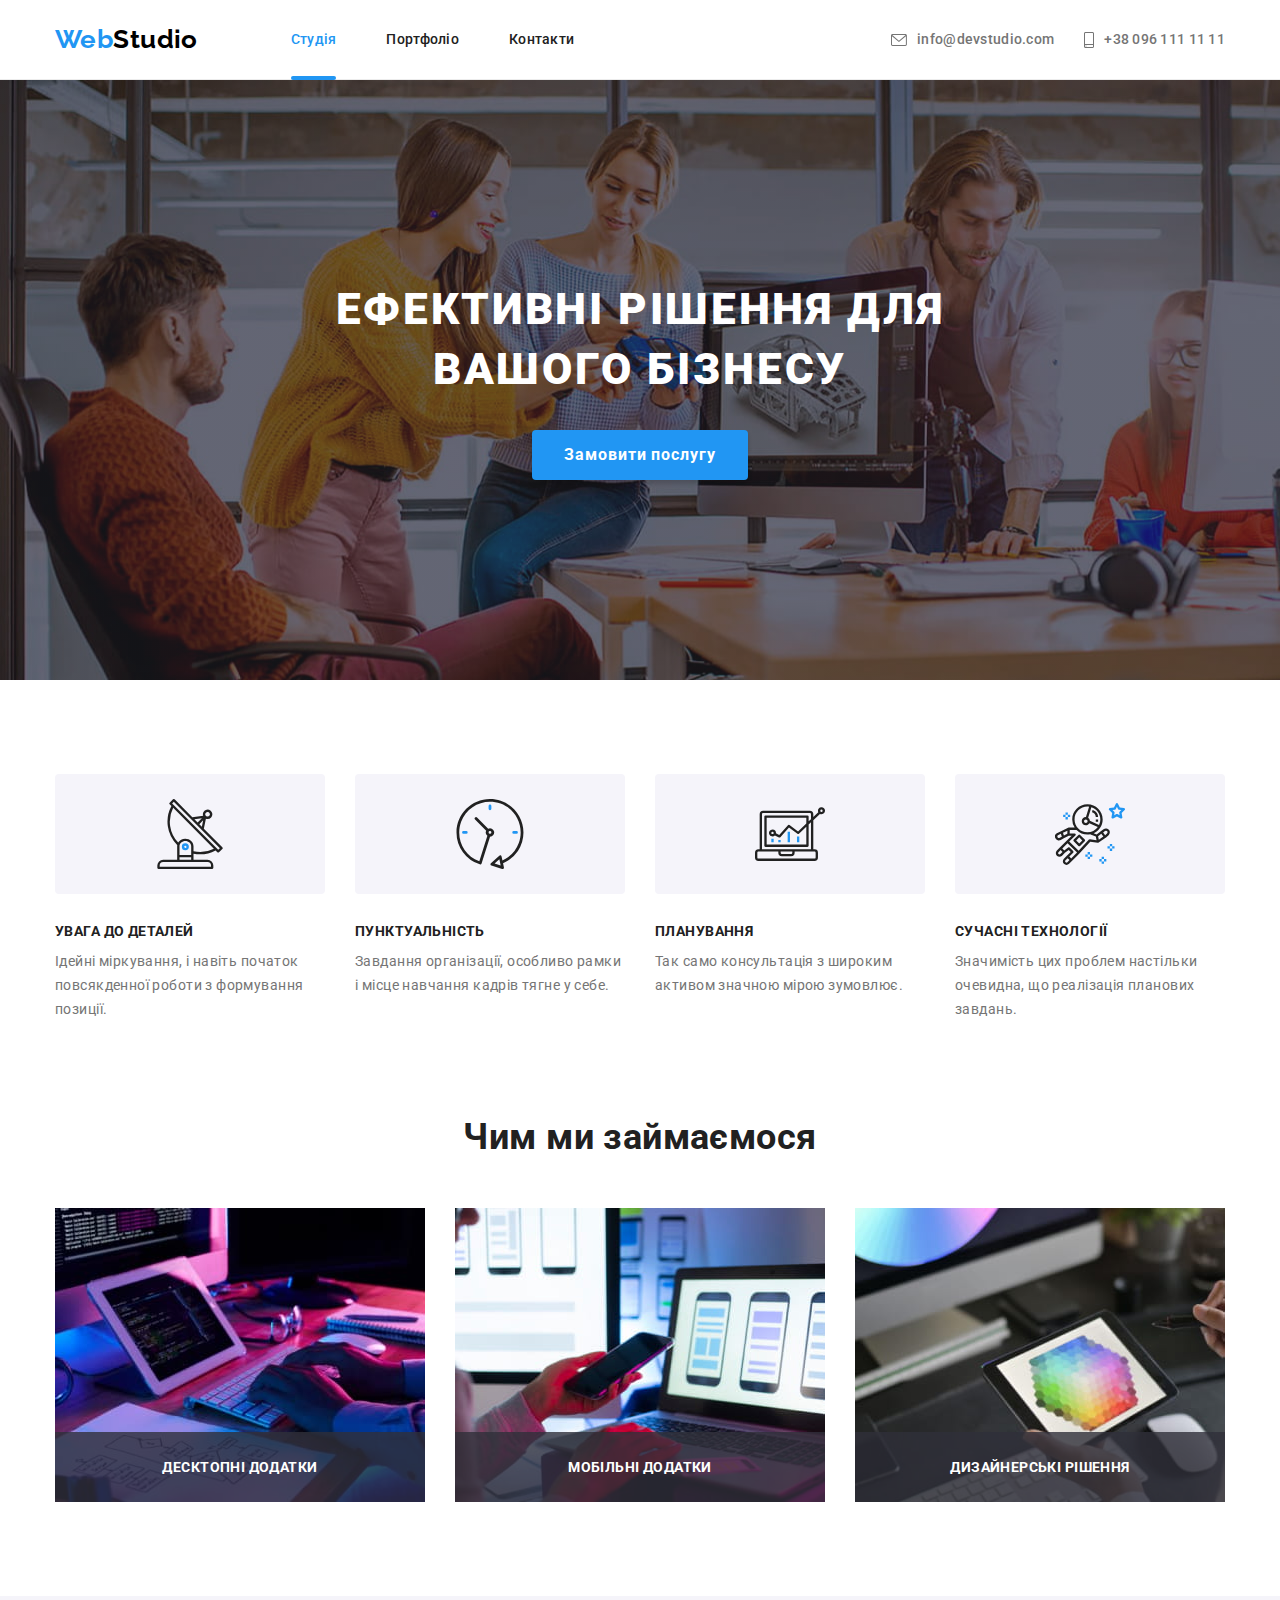
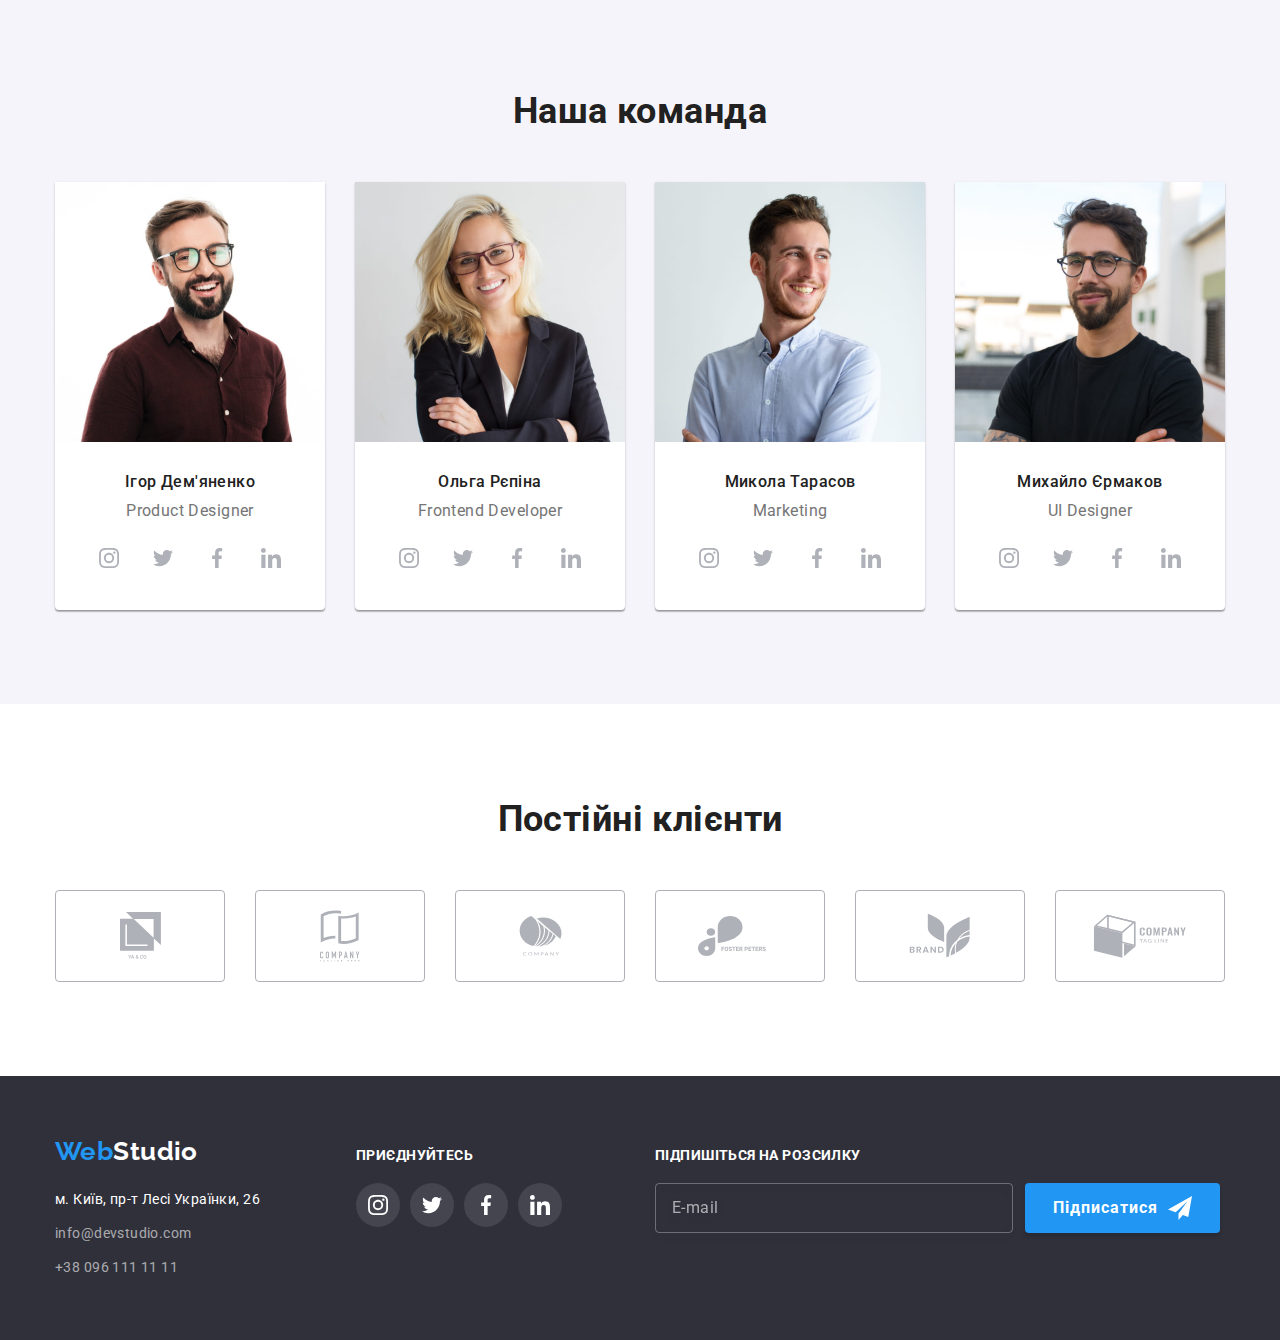
<file: index.html>
<!DOCTYPE html>
<html lang="uk">
  <head>
    <meta charset="UTF-8" />
    <meta http-equiv="X-UA-Compatible" content="IE=edge" />
    <meta name="viewport" content="width=device-width, initial-scale=1.0" />
    <title>Web Studio</title>
    <link rel="preconnect" href="https://fonts.googleapis.com" />
    <link rel="preconnect" href="https://fonts.gstatic.com" crossorigin />
    <link
      href="https://fonts.googleapis.com/css2?family=Raleway:wght@700&family=Roboto:wght@400;500;700;900&display=swap"
      rel="stylesheet"
    />

    <link rel="stylesheet" href="./css/styles.css" />
    <link rel="stylesheet" href="./css/main.min.css" />
  </head>
  <body class="page">
    <!--
      |============================
      | Header
      |============================
    -->
    <header class="header">
      <!-- Header navigation panel -->
      <div class="header__container container">
        <nav class="nav">
          <a class="logo logo__header" href="./index.html"
            ><span class="logo__part">Web</span>Studio</a
          >
          <ul class="nav__list list">
            <li class="nav__item">
              <a class="nav__link nav__link--current link" href="./index.html"
                >Студія</a
              >
            </li>
            <li class="nav__item">
              <a class="nav__link link" href="./portfolio.html">Портфоліо</a>
            </li>
            <li class="nav__item">
              <a class="nav__link link" href="./t.html">Контакти</a>
            </li>
          </ul>
        </nav>
        <!-- Contacts list -->
        <ul class="contacts">
          <li class="contacts__item">
            <a class="contacts__link link" href="mailto:info@devstudio.com"
              ><svg class="contacts__icon" width="16" height="12">
                <use href="./images/sprite.svg#icon-mail"></use>
              </svg>
              info@devstudio.com</a
            >
          </li>
          <li class="contacts__item">
            <a class="contacts__link link" href="tel:+380961111111"
              ><svg class="contacts__icon" width="10" height="16">
                <use href="./images/sprite.svg#icon-telephone"></use>
              </svg>
              +38 096 111 11 11</a
            >
          </li>
        </ul>
      </div>
    </header>
    <!--
      |============================
      | Main
      |============================
    -->
    <main>
      <!-- Hero section -->
      <section class="hero">
        <div class="hero__content">
          <h1 class="hero__title">Ефективні рішення для вашого бізнесу</h1>
          <button class="hero__button" type="button" data-modal-open>
            Замовити послугу
          </button>
        </div>
      </section>
      <!-- Features section -->
      <section class="features">
        <div class="features__container container">
          <h2 class="visually-hidden">НАШІ ПЕРЕВАГИ</h2>

          <ul class="features__list">
            <li class="features__item">
              <div class="features__icon-wrapper">
                <svg class="features__icon" width="70" height="70">
                  <use href="./images/sprite.svg#icon-antenna"></use>
                </svg>
              </div>
              <h3 class="features__title min-title">УВАГА ДО ДЕТАЛЕЙ</h3>
              <p class="features__text text">
                Ідейні міркування, і навіть початок повсякденної роботи з
                формування позиції.
              </p>
            </li>
            <li class="features__item">
              <div class="features__icon-wrapper">
                <svg class="features__icon" width="70" height="70">
                  <use href="./images/sprite.svg#icon-clock"></use>
                </svg>
              </div>
              <h3 class="features__title min-title">ПУНКТУАЛЬНІСТЬ</h3>
              <p class="features__text text">
                Завдання організації, особливо рамки і місце навчання кадрів
                тягне у себе.
              </p>
            </li>
            <li class="features__item">
              <div class="features__icon-wrapper">
                <svg class="features__icon" width="70" height="70">
                  <use href="./images/sprite.svg#icon-diagram"></use>
                </svg>
              </div>
              <h3 class="features__title min-title">ПЛАНУВАННЯ</h3>
              <p class="features__text text">
                Так само консультація з широким активом значною мірою зумовлює.
              </p>
            </li>
            <li class="features__item">
              <div class="features__icon-wrapper">
                <svg class="features__icon" width="70" height="70">
                  <use href="./images/sprite.svg#icon-astronaut"></use>
                </svg>
              </div>
              <h3 class="features__title min-title">СУЧАСНІ ТЕХНОЛОГІЇ</h3>
              <p class="features__text text">
                Значимість цих проблем настільки очевидна, що реалізація
                планових завдань.
              </p>
            </li>
          </ul>
        </div>
      </section>
      <!-- Services section -->
      <section class="services section">
        <div class="services__container container">
          <h2 class="title">Чим ми займаємося</h2>
          <ul class="services__list">
            <li class="services__item">
              <img
                src="images/main-page/index_img1.jpg"
                alt="кодування"
                width="370"
              />

              <h3 class="services__title">Десктопні додатки</h3>
            </li>
            <li class="services__item">
              <img
                src="images/main-page/index_img2.jpg"
                alt="адаптивна верстка"
                width="370"
              />
              <h3 class="services__title">Мобільні додатки</h3>
            </li>
            <li class="services__item">
              <img
                src="images/main-page/index_img3.jpg"
                alt="добірка кольорової гами"
                width="370"
              />
              <h3 class="services__title">Дизайнерські рішення</h3>
            </li>
          </ul>
        </div>
      </section>
      <!-- Team section -->
      <section class="team section">
        <div class="team__container container">
          <h2 class="team__title title">Наша команда</h2>
          <ul class="team__list">
            <li class="team__item">
              <img
                class="team__img"
                src="images/main-page/index_img4.jpg"
                alt="Ігор Дем'яненко,Product Designer"
                width="270"
              />
              <div class="team__content-wrapper">
                <h3 class="team__min-title">Ігор Дем'яненко</h3>
                <p class="team__text text">Product Designer</p>
                <ul class="social">
                  <li>
                    <a
                      class="social__link"
                      href="http://instagram.com"
                      aria-label="Інстаграм"
                      target="_blank"
                      rel="noopener noreferrer"
                    >
                      <svg class="social__icon" width="20" height="20">
                        <use href="./images/sprite.svg#icon-instagram"></use>
                      </svg>
                    </a>
                  </li>
                  <li>
                    <a
                      class="social__link"
                      href="http://twitter.com"
                      aria-label="Твітер"
                      target="_blank"
                      rel="noopener noreferrer"
                    >
                      <svg class="social__icon" width="20" height="20">
                        <use href="./images/sprite.svg#icon-twitter"></use>
                      </svg>
                    </a>
                  </li>
                  <li>
                    <a
                      class="social__link"
                      href="http://fb.com"
                      aria-label="Фейсбук"
                      target="_blank"
                      rel="noopener noreferrer"
                    >
                      <svg class="social__icon" width="20" height="20">
                        <use href="./images/sprite.svg#icon-facebook"></use>
                      </svg>
                    </a>
                  </li>
                  <li>
                    <a
                      class="social__link"
                      href="http://linkedin.com"
                      aria-label="Лінкед ін"
                      target="_blank"
                      rel="noopener noreferrer"
                    >
                      <svg class="social__icon" width="20" height="20">
                        <use href="./images/sprite.svg#icon-linkedin"></use>
                      </svg>
                    </a>
                  </li>
                </ul>
              </div>
            </li>
            <li class="team__item">
              <img
                class="team__img"
                src="images/main-page/index_img5.jpg"
                alt="Ольга Рєпіна, Frontend Developer"
                width="270"
              />
              <div class="team__content-wrapper">
                <h3 class="team__min-title">Ольга Рєпіна</h3>
                <p class="team__text text">Frontend Developer</p>
                <ul class="social">
                  <li>
                    <a
                      class="social__link"
                      href="http://instagram.com"
                      aria-label="Інстаграм"
                      target="_blank"
                      rel="noopener noreferrer"
                    >
                      <svg class="social__icon" width="20" height="20">
                        <use href="./images/sprite.svg#icon-instagram"></use>
                      </svg>
                    </a>
                  </li>
                  <li>
                    <a
                      class="social__link"
                      href="http://twitter.com"
                      aria-label="Твітер"
                      target="_blank"
                      rel="noopener noreferrer"
                    >
                      <svg class="social__icon" width="20" height="20">
                        <use href="./images/sprite.svg#icon-twitter"></use>
                      </svg>
                    </a>
                  </li>
                  <li>
                    <a
                      class="social__link"
                      href="http://fb.com"
                      aria-label="Фейсбук"
                      target="_blank"
                      rel="noopener noreferrer"
                    >
                      <svg class="social__icon" width="20" height="20">
                        <use href="./images/sprite.svg#icon-facebook"></use>
                      </svg>
                    </a>
                  </li>
                  <li>
                    <a
                      class="social__link"
                      href="http://linkedin.com"
                      aria-label="Лінкед ін"
                      target="_blank"
                      rel="noopener noreferrer"
                    >
                      <svg class="social__icon" width="20" height="20">
                        <use href="./images/sprite.svg#icon-linkedin"></use>
                      </svg>
                    </a>
                  </li>
                </ul>
              </div>
            </li>
            <li class="team__item">
              <img
                class="team__img"
                src="images/main-page/index_img6.jpg"
                alt="Микола Тарасов, Marketing"
                width="270"
              />
              <div class="team__content-wrapper">
                <h3 class="team__min-title">Микола Тарасов</h3>
                <p class="team__text text">Marketing</p>
                <ul class="social">
                  <li>
                    <a
                      class="social__link"
                      href="http://instagram.com"
                      aria-label="Інстаграм"
                      target="_blank"
                      rel="noopener noreferrer"
                    >
                      <svg class="social__icon" width="20" height="20">
                        <use href="./images/sprite.svg#icon-instagram"></use>
                      </svg>
                    </a>
                  </li>
                  <li>
                    <a
                      class="social__link"
                      href="http://twitter.com"
                      aria-label="Твітер"
                      target="_blank"
                      rel="noopener noreferrer"
                    >
                      <svg class="social__icon" width="20" height="20">
                        <use href="./images/sprite.svg#icon-twitter"></use>
                      </svg>
                    </a>
                  </li>
                  <li>
                    <a
                      class="social__link"
                      href="http://fb.com"
                      aria-label="Фейсбук"
                      target="_blank"
                      rel="noopener noreferrer"
                    >
                      <svg class="social__icon" width="20" height="20">
                        <use href="./images/sprite.svg#icon-facebook"></use>
                      </svg>
                    </a>
                  </li>
                  <li>
                    <a
                      class="social__link"
                      href="http://linkedin.com"
                      aria-label="Лінкед ін"
                      target="_blank"
                      rel="noopener noreferrer"
                    >
                      <svg class="social__icon" width="20" height="20">
                        <use href="./images/sprite.svg#icon-linkedin"></use>
                      </svg>
                    </a>
                  </li>
                </ul>
              </div>
            </li>
            <li class="team__item">
              <img
                class="item-img"
                src="images/main-page/index_img7.jpg"
                alt="Михайло Єрмаков, UI Designer"
                width="270"
              />
              <div class="team__content-wrapper">
                <h3 class="team__min-title">Михайло Єрмаков</h3>
                <p class="team__text text">UI Designer</p>
                <ul class="social">
                  <li>
                    <a
                      class="social__link"
                      href="http://instagram.com"
                      aria-label="Інстаграм"
                      target="_blank"
                      rel="noopener noreferrer"
                    >
                      <svg class="social__icon" width="20" height="20">
                        <use href="./images/sprite.svg#icon-instagram"></use>
                      </svg>
                    </a>
                  </li>
                  <li>
                    <a
                      class="social__link"
                      href="http://twitter.com"
                      aria-label="Твітер"
                      target="_blank"
                      rel="noopener noreferrer"
                    >
                      <svg class="social__icon" width="20" height="20">
                        <use href="./images/sprite.svg#icon-twitter"></use>
                      </svg>
                    </a>
                  </li>
                  <li>
                    <a
                      class="social__link"
                      href="http://fb.com"
                      aria-label="Фейсбук"
                      target="_blank"
                      rel="noopener noreferrer"
                    >
                      <svg class="social__icon" width="20" height="20">
                        <use href="./images/sprite.svg#icon-facebook"></use>
                      </svg>
                    </a>
                  </li>
                  <li>
                    <a
                      class="social__link"
                      href="http://linkedin.com"
                      aria-label="Лінкед ін"
                      target="_blank"
                      rel="noopener noreferrer"
                    >
                      <svg class="social__icon" width="20" height="20">
                        <use href="./images/sprite.svg#icon-linkedin"></use>
                      </svg>
                    </a>
                  </li>
                </ul>
              </div>
            </li>
          </ul>
        </div>
      </section>
      <!-- Clients section -->
      <section class="clients section">
        <div class="clients__container container">
          <h2 class="clients__title title">Постійні клієнти</h2>
          <ul class="clients__list">
            <li class="clients__item">
              <a class="clients__link" href=""
                ><svg class="clients__icon" width="41" height="47">
                  <use href="./images/sprite.svg#icon-group"></use>
                </svg>
              </a>
            </li>
            <li class="clients__item">
              <a class="clients__link" href=""
                ><svg class="clients__icon" width="40" height="52">
                  <use href="./images/sprite.svg#icon-group-1"></use>
                </svg>
              </a>
            </li>
            <li class="clients__item">
              <a class="clients__link" href=""
                ><svg class="clients__icon" width="43" height="41">
                  <use href="./images/sprite.svg#icon-group-2"></use>
                </svg>
              </a>
            </li>
            <li class="clients__item">
              <a class="clients__link" href=""
                ><svg class="clients__icon" width="84" height="42">
                  <use href="./images/sprite.svg#icon-group-3"></use>
                </svg>
              </a>
            </li>
            <li class="clients__item">
              <a class="clients__link" href=""
                ><svg class="clients__icon" width="62" height="45">
                  <use href="./images/sprite.svg#icon-group-4"></use>
                </svg>
              </a>
            </li>
            <li class="clients__item">
              <a class="clients__link" href=""
                ><svg class="clients__icon" width="94" height="44">
                  <use href="./images/sprite.svg#icon-group-5"></use>
                </svg>
              </a>
            </li>
          </ul>
        </div>
      </section>
    </main>
    <!--
      |============================
      | Footer
      |============================
    -->
    <footer class="footer">
      <!-- Logo footer -->
      <div class="footer__container container">
        <div class="address-wrapper">
          <a class="logo logo__footer" href="./index.html"
            ><span class="logo__part">Web</span>Studio</a
          >
          <!-- Adress -->

          <address class="address">
            <ul class="address__list">
              <li class="address__item">
                <a
                  class="address__link adress__link--white"
                  href="https://maps.app.goo.gl/o6c2SwfCGyMQZyPA6?g_st=ic"
                  target="_blank"
                  rel="noopener norefferer"
                  >м. Київ, пр-т Лесі Українки, 26
                </a>
              </li>
              <li class="address__item">
                <a class="address__link link" href="mailto:info@devstudio.com"
                  >info@devstudio.com</a
                >
              </li>
              <li class="address__item">
                <a class="address__link link" href="tel:+380961111111"
                  >+38 096 111 11 11</a
                >
              </li>
            </ul>
          </address>
        </div>
        <!-- Company social link -->
        <div class="socials-footer-wrapper">
          <h3 class="footer-title">приєднуйтесь</h3>
          <ul class="social">
            <li class="social__item">
              <a
                class="social__link social__link--themedark"
                href="http://instagram.com"
                aria-label="Інстаграм"
                target="_blank"
                rel="noopener noreferrer"
              >
                <svg
                  class="social__icon social__icon--theme-dark"
                  width="20"
                  height="20"
                >
                  <use href="./images/sprite.svg#icon-instagram"></use>
                </svg>
              </a>
            </li>
            <li class="social__item">
              <a
                class="social__link social__link--themedark"
                href="http://twitter.com"
                aria-label="Твітер"
                target="_blank"
                rel="noopener noreferrer"
              >
                <svg
                  class="social__icon social__icon--theme-dark"
                  width="20"
                  height="20"
                >
                  <use href="./images/sprite.svg#icon-twitter"></use>
                </svg>
              </a>
            </li>
            <li class="social__item">
              <a
                class="social__link social__link--themedark"
                href="http://fb.com"
                aria-label="Фейсбук"
                target="_blank"
                rel="noopener noreferrer"
              >
                <svg
                  class="social__icon social__icon--theme-dark"
                  width="20"
                  height="20"
                >
                  <use href="./images/sprite.svg#icon-facebook"></use>
                </svg>
              </a>
            </li>
            <li class="social__item">
              <a
                class="social__link social__link--themedark"
                href="http://linkedin.com"
                aria-label="Лінкед ін"
                target="_blank"
                rel="noopener noreferrer"
              >
                <svg
                  class="social__icon social__icon--theme-dark"
                  width="20"
                  height="20"
                >
                  <use href="./images/sprite.svg#icon-linkedin"></use>
                </svg>
              </a>
            </li>
          </ul>
        </div>
        <!-- Subscribe section -->
        <div class="subscribe-news-wrapper">
          <h3 class="footer-title">Підпишіться на розсилку</h3>
          <form class="subscribe-form">
            <input
              class="subscribe-form__field"
              type="email"
              name="subscribe_mail_field"
              placeholder="E-mail"
              required
            />
            <button class="subscribe-form__button" type="submit">
              Підписатися
              <svg class="subscribe-form__icon" width="24" height="24">
                <use href="./images/sprite.svg#paperplane"></use>
              </svg>
            </button>
          </form>
        </div>
      </div>
    </footer>
    <!--
        |============================
        | Modal window
        |============================
      -->
    <div class="backdrop is-hidden" data-modal>
      <div class="modal">
        <button
          class="modal-btn-close"
          aria-label="закрити вікно"
          data-modal-close
        >
          <svg class="modal-icons" width="18" height="18">
            <use href="./images/sprite.svg#close"></use>
          </svg>
        </button>
        <strong class="modal-title"
          >Залиште свої дані, ми вам передзвонимо</strong
        >
        <form class="modal-form">
          <!-- Name field -->
          <label class="modal-label">
            <span class="modal-comment">Ім'я</span>
            <input
              class="input-field"
              type="text"
              name="modal_name_field"
              required
            />
            <svg class="modal-icon" width="18" height="18">
              <use href="./images/sprite.svg#icon-person-black"></use>
            </svg>
          </label>
          <!-- Telephone field -->
          <label class="modal-label">
            <span class="modal-comment">Телефон</span>
            <input
              class="input-field"
              type="tel"
              name="modal_tel_field"
              required
            />
            <svg class="modal-icon" width="18" height="18">
              <use href="./images/sprite.svg#icon-phone-black"></use>
            </svg>
          </label>
          <!-- E-mail field -->
          <label class="modal-label">
            <span class="modal-comment">Поштa</span>
            <input
              class="input-field"
              type="email"
              name="modal_mail_field"
              required
            />
            <svg class="modal-icon" width="18" height="18">
              <use href="./images/sprite.svg#icon-email-black"></use>
            </svg>
          </label>
          <!-- User comment field -->
          <label class="modal-label">
            <span class="modal-comment">Коментар</span>
            <textarea
              class="modal-comment-textarea"
              placeholder="Введіть текст"
              name="modal_commentary_field"
            ></textarea>
          </label>
          <!-- User agreement checkbox field -->
          <label class="modal-label-checkbox">
            <input class="modal-checkbox" type="checkbox" required />
            <span class="checkbox-custom">
              <svg class="checkbox-icon" width="18" height="18">
                <use href="./images/sprite.svg#icon-checkmark"></use>
              </svg>
            </span>

            <span>Погоджуюся з розсилкою та приймаю</span>
            <a class="form__agreement-link" href="https://www.instagram.com/"
              >Умови договору</a
            >
          </label>
          <!-- Submit button -->
          <button class="form__submit-button" type="submit">Відправити</button>
        </form>
      </div>
    </div>
    <!--
      |============================
      | JS Scripts
      |============================
    -->
    <script src="./js/modal.js"></script>
  </body>
</html>
</file>
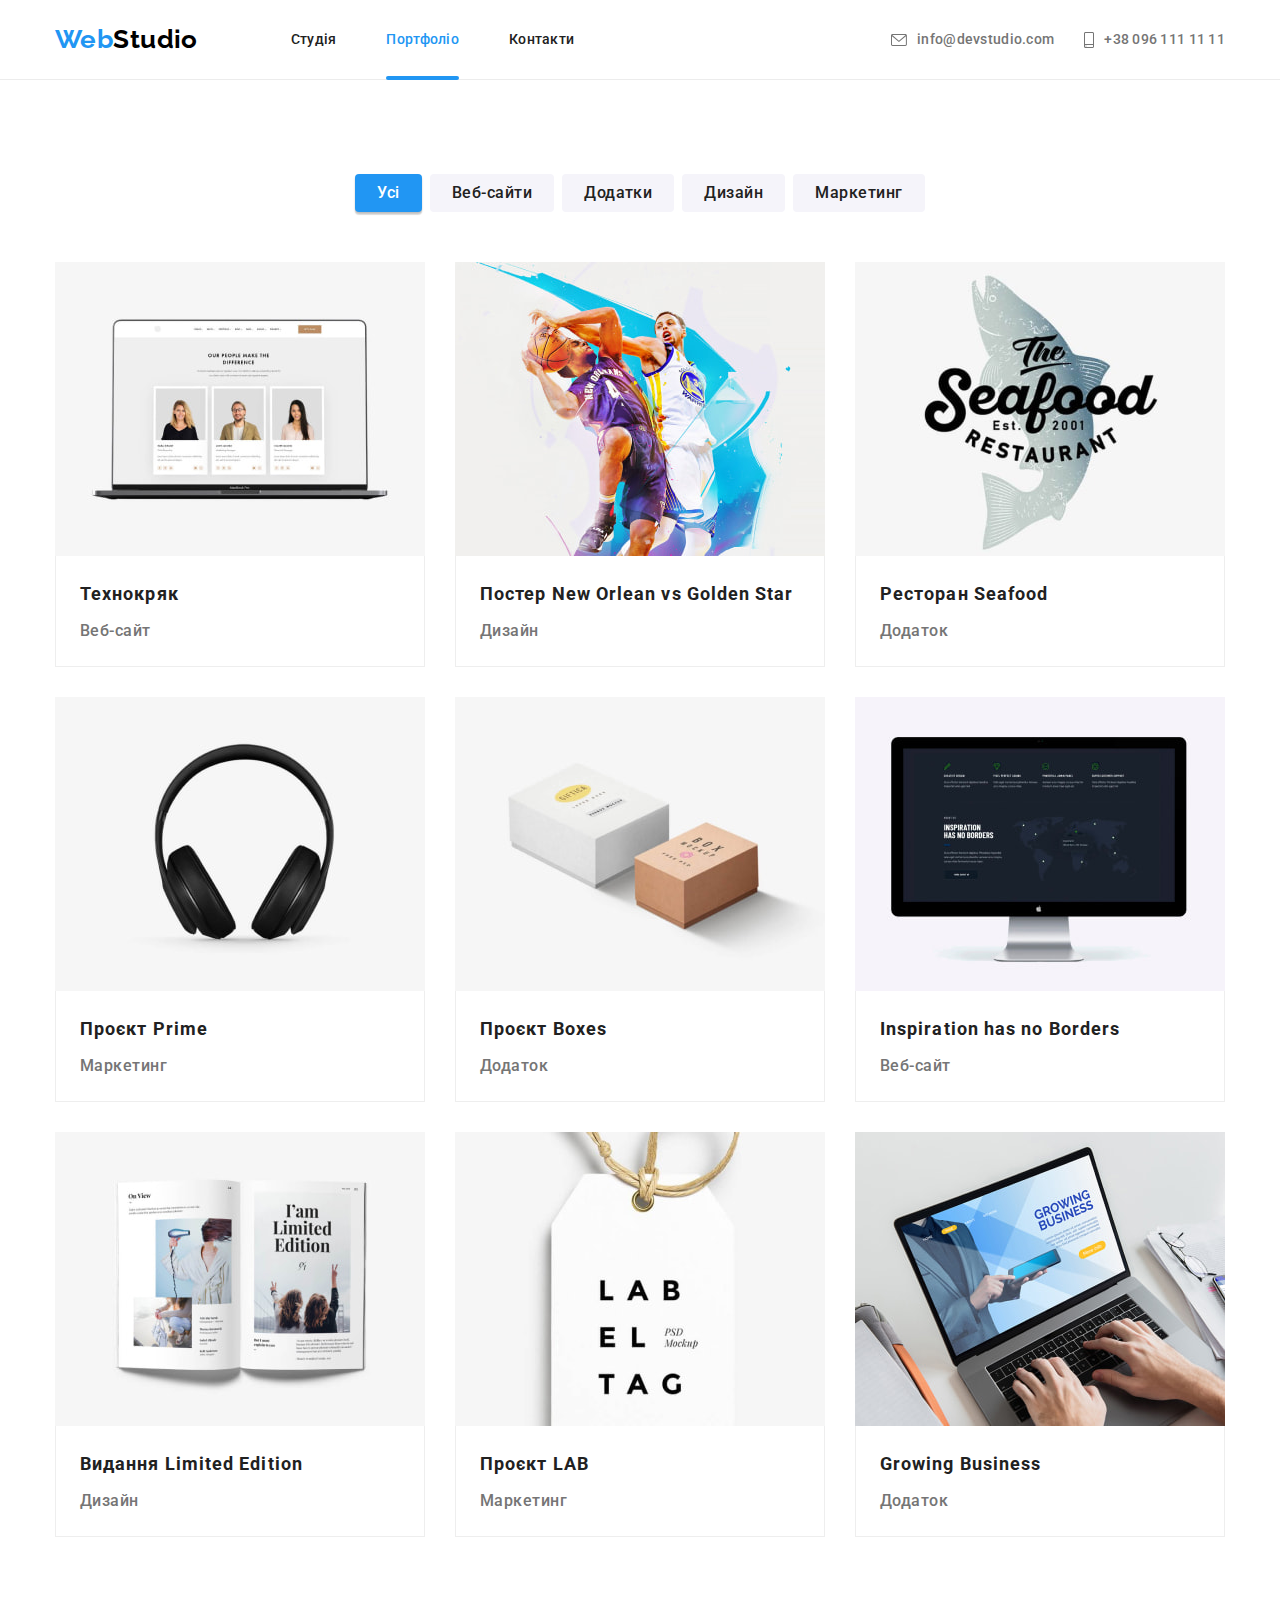
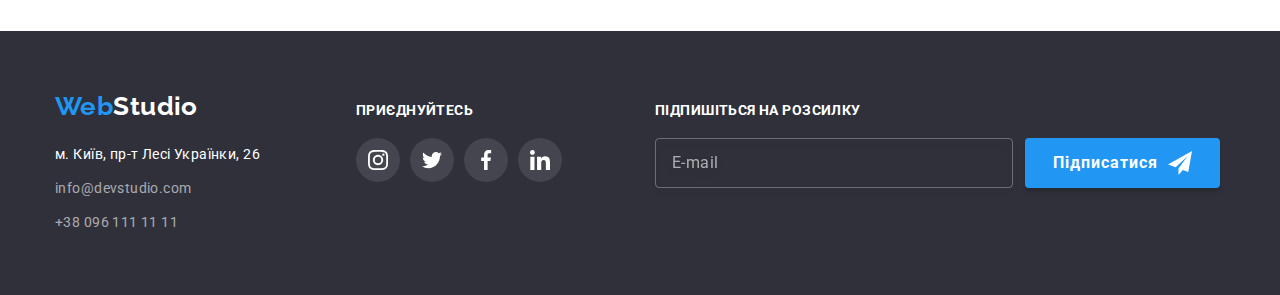
<file: portfolio.html>
<!DOCTYPE html>
<html lang="uk">
  <head>
    <meta charset="UTF-8" />
    <meta http-equiv="X-UA-Compatible" content="IE=edge" />
    <meta name="viewport" content="width=device-width, initial-scale=1.0" />
    <title>Портфоліо</title>
    <link rel="preconnect" href="https://fonts.googleapis.com" />
    <link rel="preconnect" href="https://fonts.gstatic.com" crossorigin />
    <link
      href="https://fonts.googleapis.com/css2?family=Raleway:wght@700&family=Roboto:wght@400;500;700;900&display=swap"
      rel="stylesheet"
    />
    <link
      rel="stylesheet"
      href="https://cdnjs.cloudflare.com/ajax/libs/modern-normalize/1.1.0/modern-normalize.min.css"
    />
    <link rel="stylesheet" href="./css/styles.css" />
    <link rel="stylesheet" href="./css/main.min.css" />
  </head>
  <body class="portfolio page">
    <!--
      |============================
      | Header
      |============================
    -->
    <header class="header">
      <!-- Header navigation panel -->
      <div class="header__container container">
        <nav class="nav">
          <a class="logo logo__header" href="./index.html"
            ><span class="logo__part">Web</span>Studio</a
          >
          <ul class="nav__list list">
            <li class="nav__item">
              <a class="nav__link link" href="./index.html">Студія</a>
            </li>
            <li class="nav__item">
              <a
                class="nav__link nav__link--current link"
                href="./portfolio.html"
                >Портфоліо</a
              >
            </li>
            <li class="nav__item">
              <a class="nav__link link" href="./t.html">Контакти</a>
            </li>
          </ul>
        </nav>
        <!-- Contacts list -->
        <ul class="contacts">
          <li class="contacts__item">
            <a class="contacts__link link" href="mailto:info@devstudio.com"
              ><svg class="contacts__icon" width="16" height="12">
                <use href="./images/sprite.svg#icon-mail"></use>
              </svg>
              info@devstudio.com</a
            >
          </li>
          <li class="contacts__item">
            <a class="contacts__link link" href="tel:+380961111111"
              ><svg class="contacts__icon" width="10" height="16">
                <use href="./images/sprite.svg#icon-telephone"></use>
              </svg>
              +38 096 111 11 11</a
            >
          </li>
        </ul>
      </div>
    </header>
    <!--
      |============================
      | Main
      |============================
    -->
    <main>
      <!-- Projects section -->
      <section class="section">
        <div class="container">
          <h1 class="visually-hidden">Проєкти</h1>
          <ul class="categories-buttons list">
            <li>
              <button type="button" class="button secondary current">
                Усі
              </button>
            </li>
            <li>
              <button type="button" class="button secondary">Веб-сайти</button>
            </li>
            <li>
              <button type="button" class="button secondary">Додатки</button>
            </li>
            <li>
              <button type="button" class="button secondary">Дизайн</button>
            </li>
            <li>
              <button type="button" class="button secondary">Маркетинг</button>
            </li>
          </ul>
          <ul class="projects list">
            <li class="item">
              <a
                class="link projects-link"
                href="http://"
                target="_blank"
                rel="noopener noreferrer"
                ><div class="product-thumb">
                  <img
                    class="item-img"
                    src="./images/portfolio-page/portfolio_img1.jpg"
                    alt="Проєкт Технокряк"
                    width="370"
                  />
                  <div class="product-box-text-hidden">
                    <p class="box-text">
                      Ресурс пропонує комплексні пропозиції з різним рівнем
                      функціоналу та сервісів. Все це дозволить відвідувачу
                      отримати вичерпні відомості про компанію чи приватну
                      особу.
                    </p>
                  </div>
                </div>
                <div class="wrapper">
                  <h2 class="title">Технокряк</h2>
                  <p class="text">Веб-сайт</p>
                </div></a
              >
            </li>
            <li class="item">
              <a
                class="link projects-link"
                href="http://"
                target="_blank"
                rel="noopener noreferrer"
                ><div class="product-thumb">
                  <img
                    class="item-img"
                    src="./images/portfolio-page/portfolio_img2.jpg"
                    alt="Постер New Orlean vs Golden Star"
                    width="370"
                  />
                  <div class="product-box-text-hidden">
                    <p class="box-text">
                      Ресурс пропонує комплексні пропозиції з різним рівнем
                      функціоналу та сервісів. Все це дозволить відвідувачу
                      отримати вичерпні відомості про компанію чи приватну
                      особу.
                    </p>
                  </div>
                </div>

                <div class="wrapper">
                  <h2 class="title">Постер New Orlean vs Golden Star</h2>
                  <p class="text">Дизайн</p>
                </div></a
              >
            </li>
            <li class="item">
              <a
                class="link projects-link"
                href="http://"
                target="_blank"
                rel="noopener noreferrer"
                ><div class="product-thumb">
                  <img
                    class="item-img"
                    src="./images/portfolio-page/portfolio_img3.jpg"
                    alt="Ресторан Seafood"
                    width="370"
                  />
                  <div class="product-box-text-hidden">
                    <p class="box-text">
                      Ресурс пропонує комплексні пропозиції з різним рівнем
                      функціоналу та сервісів. Все це дозволить відвідувачу
                      отримати вичерпні відомості про компанію чи приватну
                      особу.
                    </p>
                  </div>
                </div>

                <div class="wrapper">
                  <h2 class="title">Ресторан Seafood</h2>
                  <p class="text">Додаток</p>
                </div></a
              >
            </li>
            <li class="item">
              <a
                class="link projects-link"
                href="http://"
                target="_blank"
                rel="noopener noreferrer"
                ><div class="product-thumb">
                  <img
                    class="item-img"
                    src="./images/portfolio-page/portfolio_img4.jpg"
                    alt="Проєкт Prime"
                    width="370"
                  />
                  <div class="product-box-text-hidden">
                    <p class="box-text">
                      Ресурс пропонує комплексні пропозиції з різним рівнем
                      функціоналу та сервісів. Все це дозволить відвідувачу
                      отримати вичерпні відомості про компанію чи приватну
                      особу.
                    </p>
                  </div>
                </div>

                <div class="wrapper">
                  <h2 class="title">Проєкт Prime</h2>
                  <p class="text">Маркетинг</p>
                </div></a
              >
            </li>
            <li class="item">
              <a
                class="link projects-link"
                href="http://"
                target="_blank"
                rel="noopener noreferrer"
                ><div class="product-thumb">
                  <img
                    class="item-img"
                    src="./images/portfolio-page/portfolio_img5.jpg"
                    alt="Проєкт Boxes"
                    width="370"
                  />
                  <div class="product-box-text-hidden">
                    <p class="box-text">
                      Ресурс пропонує комплексні пропозиції з різним рівнем
                      функціоналу та сервісів. Все це дозволить відвідувачу
                      отримати вичерпні відомості про компанію чи приватну
                      особу.
                    </p>
                  </div>
                </div>

                <div class="wrapper">
                  <h2 class="title">Проєкт Boxes</h2>
                  <p class="text">Додаток</p>
                </div></a
              >
            </li>
            <li class="item">
              <a
                class="link projects-link"
                href="http://"
                target="_blank"
                rel="noopener noreferrer"
                ><div class="product-thumb">
                  <img
                    class="item-img"
                    src="./images/portfolio-page/portfolio_img6.jpg"
                    alt="Проєкт Inspiration has no Borders"
                    width="370"
                  />
                  <div class="product-box-text-hidden">
                    <p class="box-text">
                      Ресурс пропонує комплексні пропозиції з різним рівнем
                      функціоналу та сервісів. Все це дозволить відвідувачу
                      отримати вичерпні відомості про компанію чи приватну
                      особу.
                    </p>
                  </div>
                </div>

                <div class="wrapper">
                  <h2 class="title">Inspiration has no Borders</h2>
                  <p class="text">Веб-сайт</p>
                </div></a
              >
            </li>
            <li class="item">
              <a
                class="link projects-link"
                href="http://"
                target="_blank"
                rel="noopener noreferrer"
                ><div class="product-thumb">
                  <img
                    class="item-img"
                    src="./images/portfolio-page/portfolio_img7.jpg"
                    alt="Видання Limited Edition"
                    width="370"
                  />
                  <div class="product-box-text-hidden">
                    <p class="box-text">
                      Ресурс пропонує комплексні пропозиції з різним рівнем
                      функціоналу та сервісів. Все це дозволить відвідувачу
                      отримати вичерпні відомості про компанію чи приватну
                      особу.
                    </p>
                  </div>
                </div>

                <div class="wrapper">
                  <h2 class="title">Видання Limited Edition</h2>
                  <p class="text">Дизайн</p>
                </div></a
              >
            </li>
            <li class="item">
              <a
                class="link projects-link"
                href="http://"
                target="_blank"
                rel="noopener noreferrer"
                ><div class="product-thumb">
                  <img
                    class="item-img"
                    src="./images/portfolio-page/portfolio_img8.jpg"
                    alt="Проєкт LAB"
                    width="370"
                  />
                  <div class="product-box-text-hidden">
                    <p class="box-text">
                      Ресурс пропонує комплексні пропозиції з різним рівнем
                      функціоналу та сервісів. Все це дозволить відвідувачу
                      отримати вичерпні відомості про компанію чи приватну
                      особу.
                    </p>
                  </div>
                </div>

                <div class="wrapper">
                  <h2 class="title">Проєкт LAB</h2>
                  <p class="text">Маркетинг</p>
                </div></a
              >
            </li>
            <li class="item">
              <a
                class="link projects-link"
                href="http://"
                target="_blank"
                rel="noopener noreferrer"
                ><div class="product-thumb">
                  <img
                    class="item-img"
                    src="./images/portfolio-page/portfolio_img9.jpg"
                    alt="Проєкт Growing Business"
                    width="370"
                  />
                  <div class="product-box-text-hidden">
                    <p class="box-text">
                      Ресурс пропонує комплексні пропозиції з різним рівнем
                      функціоналу та сервісів. Все це дозволить відвідувачу
                      отримати вичерпні відомості про компанію чи приватну
                      особу.
                    </p>
                  </div>
                </div>

                <div class="wrapper">
                  <h2 class="title">Growing Business</h2>
                  <p class="text">Додаток</p>
                </div></a
              >
            </li>
          </ul>
        </div>
      </section>
    </main>
    <!--
      |============================
      | Footer
      |============================
    -->
    <footer class="footer">
      <!-- Logo footer -->
      <div class="footer__container container">
        <div class="address-wrapper">
          <a class="logo logo__footer" href="./index.html"
            ><span class="logo__part">Web</span>Studio</a
          >
          <!-- Adress -->

          <address class="address">
            <ul class="address__list">
              <li class="address__item">
                <a
                  class="address__link adress__link--white"
                  href="https://maps.app.goo.gl/o6c2SwfCGyMQZyPA6?g_st=ic"
                  target="_blank"
                  rel="noopener norefferer"
                  >м. Київ, пр-т Лесі Українки, 26
                </a>
              </li>
              <li class="address__item">
                <a class="address__link link" href="mailto:info@devstudio.com"
                  >info@devstudio.com</a
                >
              </li>
              <li class="address__item">
                <a class="address__link link" href="tel:+380961111111"
                  >+38 096 111 11 11</a
                >
              </li>
            </ul>
          </address>
        </div>
        <!-- Company social link -->
        <div class="socials-footer-wrapper">
          <h3 class="footer-title">приєднуйтесь</h3>
          <ul class="social">
            <li class="social__item">
              <a
                class="social__link social__link--themedark"
                href="http://instagram.com"
                aria-label="Інстаграм"
                target="_blank"
                rel="noopener noreferrer"
              >
                <svg
                  class="social__icon social__icon--theme-dark"
                  width="20"
                  height="20"
                >
                  <use href="./images/sprite.svg#icon-instagram"></use>
                </svg>
              </a>
            </li>
            <li class="social__item">
              <a
                class="social__link social__link--themedark"
                href="http://twitter.com"
                aria-label="Твітер"
                target="_blank"
                rel="noopener noreferrer"
              >
                <svg
                  class="social__icon social__icon--theme-dark"
                  width="20"
                  height="20"
                >
                  <use href="./images/sprite.svg#icon-twitter"></use>
                </svg>
              </a>
            </li>
            <li class="social__item">
              <a
                class="social__link social__link--themedark"
                href="http://fb.com"
                aria-label="Фейсбук"
                target="_blank"
                rel="noopener noreferrer"
              >
                <svg
                  class="social__icon social__icon--theme-dark"
                  width="20"
                  height="20"
                >
                  <use href="./images/sprite.svg#icon-facebook"></use>
                </svg>
              </a>
            </li>
            <li class="social__item">
              <a
                class="social__link social__link--themedark"
                href="http://linkedin.com"
                aria-label="Лінкед ін"
                target="_blank"
                rel="noopener noreferrer"
              >
                <svg
                  class="social__icon social__icon--theme-dark"
                  width="20"
                  height="20"
                >
                  <use href="./images/sprite.svg#icon-linkedin"></use>
                </svg>
              </a>
            </li>
          </ul>
        </div>
        <!-- Subscribe section -->
        <div class="subscribe-news-wrapper">
          <h3 class="footer-title">Підпишіться на розсилку</h3>
          <form class="subscribe-form">
            <input
              class="subscribe-form__field"
              type="email"
              name="subscribe_mail_field"
              placeholder="E-mail"
              required
            />
            <button class="subscribe-form__button" type="submit">
              Підписатися
              <svg class="subscribe-form__icon" width="24" height="24">
                <use href="./images/sprite.svg#paperplane"></use>
              </svg>
            </button>
          </form>
        </div>
      </div>
    </footer>
  </body>
</html>
</file>
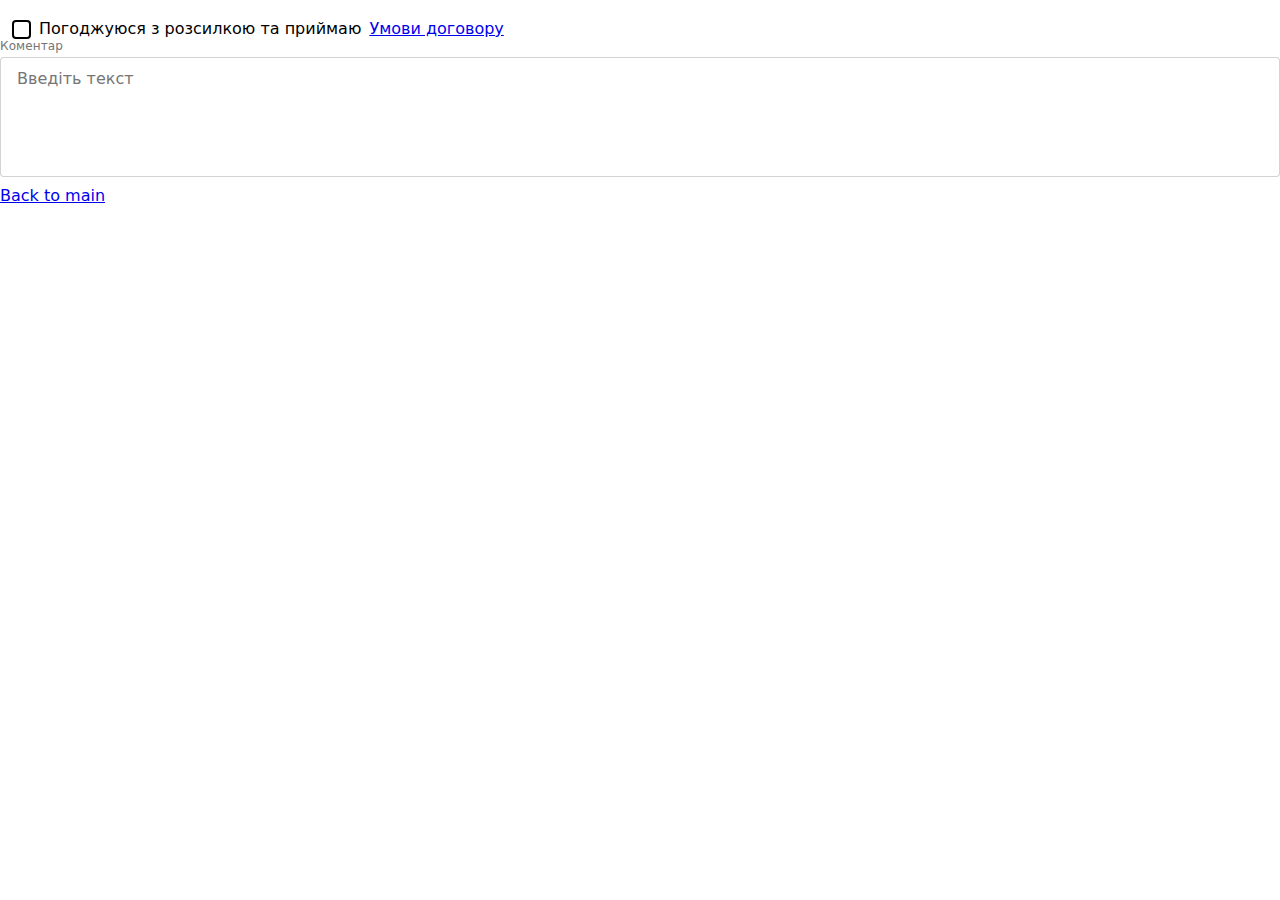
<file: t.html>
<!DOCTYPE html>
<html lang="en">
  <head>
    <meta charset="UTF-8" />
    <meta http-equiv="X-UA-Compatible" content="IE=edge" />
    <meta name="viewport" content="width=device-width, initial-scale=1.0" />
    <title>Портфоліо</title>
    <link rel="preconnect" href="https://fonts.googleapis.com" />
    <link rel="preconnect" href="https://fonts.gstatic.com" crossorigin />
    <link
      href="https://fonts.googleapis.com/css2?family=Raleway:wght@700&family=Roboto:wght@400;500;700;900&display=swap"
      rel="stylesheet"
    />
    <link
      rel="stylesheet"
      href="https://cdnjs.cloudflare.com/ajax/libs/modern-normalize/1.1.0/modern-normalize.min.css"
    />
    <link rel="stylesheet" href="./css/styles.css" />
  </head>
  <body>
    <label class="modal-label-checkbox" for="user_agreement_checkbox_field">
      <input
        class="modal-checkbox"
        type="checkbox"
        name="user_agreement_checkbox_field"
      />
      <span class="checkbox-custom">
        <svg class="checkbox-icon" width="18" height="18">
          <use href="./images/sprite.svg#icon-checkmark"></use>
        </svg>
      </span>

      <span>Погоджуюся з розсилкою та приймаю</span>
      <a href="https://www.instagram.com/">Умови договору</a>
    </label>
    <!-- User comment field -->
    <label class="modal-label" for="modal_commentary_field">
      <span class="modal-comment">Коментар</span>
      <textarea
        class="modal-comment-textarea"
        placeholder="Введіть текст"
        name="modal_commentary_field"
      ></textarea>
    </label>
    <a href="./index.html">Back to main</a>
  </body>
</html>
</file>
<file: css/styles.css>
:root {
  /* Text colors */
  --primary-text-color: #212121;
  --secondary-text-color: #757575;
  --accent-color: #2196f3;
  /* Background colors */
  --primary-white-color: #ffffff;
  --secondary-bg-color: #2f303a;
  --third-bg-color: #f5f4fa;
  --adress-list-color: rgba(255, 255, 255, 0.6);
  --item-border-color: #eeeeee;
  --logo-header-color: #000000;
  --button-active: #188ce8;
  --backdrop-color: rgba(0, 0, 0, 0.2);
  --projects-hover-color: rgba(33, 150, 243, 0.9);
  /* Icon colors */
  --main-icon-color: #afb1b8;
  --accent-icon-color: #ffffff;
  /* Othhero__ers */
  --transition-fast: 250ms;
  --transition-slow: 500ms;
  --transition-function: cubic-bezier(0.4, 0, 0.2, 1);
}
/* акцент #2196F3 */
/* головний колір тексту #212121 */
/* вторинний колір тексту #757575 */
/* футер #2F303A */
/* мейл і телефон у футері rgba(255, 255, 255, 0.6 */
/* Лого перша частина #2196F3; */
.page {
  margin: 0;
  background-color: var(--primary-white-color);
  color: var(--primary-text-color);
  font-family: 'Roboto', sans-serif;
  font-size: 14px;
  line-height: 1.71;
  letter-spacing: 0.03em;
}
/* Reset,
Base settings */
ul {
  list-style: none;
  margin: 0;
  padding: 0;
}
img {
  display: block;
  max-width: 100%;
  height: auto;
}
button {
  font: inherit;
  border: none;
  padding: 0;
  cursor: pointer;
}
h1,
h2,
h3 {
  margin: 0;
}
p {
  margin: 0;
}

.container {
  max-width: 1200px;
  padding: 0 15px;
  margin: 0 auto;
}
.link {
  text-decoration: none;
  color: inherit;
  font-style: normal;
  font-weight: 500;
  font-size: 14px;
  line-height: 1.14;
  letter-spacing: 0.02em;

  transition: color var(--transition-fast) var(--transition-function);
}
.link:hover,
.link:focus {
  color: var(--accent-color);
}

/* Visually hidden */
.visually-hidden {
  position: absolute;
  white-space: nowrap;
  width: 1px;
  height: 1px;
  overflow: hidden;
  border: 0;
  padding: 0;
  clip: rect(0 0 0 0);
  clip-path: inset(50%);
  margin: -1px;
}
.min-title {
  margin-bottom: 10px;
}
.title {
  font-weight: 700;
  font-size: 36px;
  line-height: 1.17;
  text-align: center;
  margin-bottom: 50px;
}
.text {
  color: var(--secondary-text-color);
}
.section {
  padding-top: 94px;
  padding-bottom: 94px;
}
/**
  |============================
  | Header
  |============================
*/
/* Logo header footer */
.header {
  border-bottom: 1px solid #ececec;
}
.header__container {
  display: flex;
}

.logo {
  font-family: 'Raleway', sans-serif;
  font-weight: 700;
  font-size: 26px;
  line-height: calc(31 / 26);

  color: var(--logo-header-color);
  text-decoration: none;
}
.logo__header {
  display: inline-block;
  padding-top: 24px;
  padding-bottom: 24px;
  margin-right: 93px;
}

.logo__part {
  color: var(--accent-color);
}

/* Site nav */

.nav {
  display: flex;
}
.nav__list {
  display: flex;
  align-items: center;
  gap: 50px;
}
.nav__link {
  display: flex;
  position: relative;

  padding-top: 32px;
  padding-bottom: 31px;

  color: var(--primary-text-color);
  font-weight: 500;
  font-size: 14px;
  line-height: 1.14;
  letter-spacing: 0.02em;
}
.nav__link--current {
  color: var(--accent-color);
}
.nav__link--current::after {
  position: absolute;
  bottom: -1px;
  left: 0px;
  right: auto;
  content: '';
  width: 100%;
  height: 4px;
  background-color: var(--accent-color);
  border-radius: 2px;
}
/* Contacts header */

.contacts {
  display: flex;
  margin-left: auto;
  align-items: center;
  gap: 30px;
}
.contacts__link {
  display: flex;
  align-items: center;
  gap: 10px;

  padding-top: 32px;
  padding-bottom: 31px;

  color: var(--secondary-text-color);
}
.contacts__icon {
  fill: var(--secondary-text-color);
  transition: fill var(--transition-fast) var(--transition-function);
}
.contacts__link:hover .contacts__icon,
.contacts__link:focus .contacts__icon {
  fill: var(--accent-color);
}
/**
  |============================
  | Main
  |============================
*/

/* Hero section (hero button in Buttons section_ */
.hero {
  max-width: 1600px;
  padding-top: 200px;
  padding-bottom: 200px;
  margin: 0 auto;
  background-color: var(--secondary-bg-color);
  background-image: linear-gradient(
      rgba(47, 48, 58, 0.4),
      rgba(47, 48, 58, 0.4)
    ),
    url(../images/main-page/hero_background.jpg);
  background-repeat: no-repeat;
  background-size: cover;
  text-align: center;
}

.hero__title {
  width: 696px;
  margin: 0 auto;
  margin-bottom: 30px;
  color: var(--primary-white-color);
  font-weight: 900;
  font-size: 44px;
  line-height: 1.36;
  letter-spacing: 0.06em;
  text-transform: uppercase;
  text-align: center;
}
.hero__button {
}
/* Features section */
.features {
  padding-top: 94px;
}
.features__list {
  display: flex;
  gap: 30px;
}
.features__item {
  width: 270px;
  display: flex;
  flex-direction: column;
}
.features__icon-wrapper {
  display: flex;
  justify-content: center;
  align-items: center;

  width: 270px;
  height: 120px;
  margin-bottom: 30px;

  background-color: var(--third-bg-color);
}

.features__title {
  color: var(--primary-text-color);
  font-weight: 700;
  font-size: 14px;
  line-height: 1.14;
}

/* Services section */
.services__list {
  display: flex;
  gap: 30px;
}
.services__item {
  position: relative;
  width: 370px;
}
.services__title {
  display: block;
  position: absolute;
  width: 100%;
  bottom: 0;
  background-color: rgba(47, 48, 58, 0.8);
  padding-top: 27px;
  padding-bottom: 27px;

  margin-bottom: 0;
  font-size: 14px;
  line-height: calc(16 / 14);
  text-align: center;
  letter-spacing: 0.03em;
  text-transform: uppercase;

  color: var(--primary-white-color);
}
.services-section {
  padding-top: 0;
}

/* Team section */
.team {
  background-color: var(--third-bg-color);
}
.team__list {
  display: flex;
  gap: 30px;
}
.team__item {
  width: 270px;
  background-color: var(--primary-white-color);
  box-shadow: 0px 1px 3px rgba(0, 0, 0, 0.12), 0px 1px 1px rgba(0, 0, 0, 0.14),
    0px 2px 1px rgba(0, 0, 0, 0.2);
  border-radius: 0px 0px 4px 4px;
  text-align: center;
}
.team__content-wrapper {
  padding: 30px 32px;
}
.team__min-title {
  font-weight: 500;
  font-size: 16px;
  line-height: calc(19 / 16);
  margin-bottom: 10px;
}
.team__text {
  font-size: 16px;
  line-height: 1.19;
  margin-bottom: 16px;
}
.social {
  display: flex;
  gap: 10px;
  align-content: center;
  justify-content: center;
}
.social__icon {
  fill: var(--main-icon-color);
  transition: fill var(--transition-fast) var(--transition-function);
}
.social__link {
  display: flex;
  justify-content: center;
  align-items: center;

  width: 44px;
  height: 44px;

  border-radius: 50%;

  transition: background-color var(--transition-fast) var(--transition-function);
}
.social__link:hover .social__icon,
.social__link:focus .social__icon {
  fill: var(--accent-icon-color);
}
.social__link:hover,
.social__link:focus {
  background-color: var(--accent-color);
}

/* Clients section */
.clients__list {
  display: flex;
  gap: 30px;
  justify-content: center;
}
.clients__link {
  display: flex;
  justify-content: center;
  align-items: center;
  border: 1px solid var(--main-icon-color);
  border-radius: 4px;
  width: 170px;
  height: 92px;

  outline: transparent;

  transition: border-color var(--transition-fast) var(--transition-function);
}
.clients__link:hover,
.clients__link:focus {
  border-color: var(--accent-color);
}
.clients__icon {
  fill: var(--main-icon-color);
  transition: fill var(--transition-fast) var(--transition-function);
}
.clients__link:hover .clients__icon,
.clients__link:focus .clients__icon {
  fill: var(--accent-color);
}

/**
  |============================
  | Footer
  |============================
*/
.footer {
  background-color: var(--secondary-bg-color);
  padding-top: 60px;
  padding-bottom: 60px;
}
.footer__container {
  display: flex;
  align-items: baseline;
}
/* Logo footer */
.logo__footer {
  color: var(--primary-white-color);
  display: inline-block;
  margin-bottom: 20px;
}
/* Address */
.address-wrapper {
  display: block;
  width: 231px;
  margin-right: 70px;
}
.address__link {
  color: var(--adress-list-color);
  font-size: 14px;
  font-weight: 400;
  line-height: calc(24 / 14);
  letter-spacing: 0.03em;

  transition: color var(--transition-fast) var(--transition-function);
}

.address__item:not(:last-child) {
  margin-bottom: 9px;
}
.adress__link--white {
  color: var(--primary-white-color);
  font-style: normal;
  text-decoration: none;
}
/* Social company wrapper */
.socials-footer-wrapper {
  display: flex;
  flex-direction: column;
  margin-right: 93px;
}
.footer-title {
  margin-bottom: 20px;
  font-weight: 700;
  font-size: 14px;
  line-height: calc(16 / 14);
  letter-spacing: 0.03em;
  text-transform: uppercase;

  color: var(--primary-white-color);
}
.social__link--themedark {
  background-color: rgba(255, 255, 255, 0.1);
}
.social__icon--theme-dark {
  fill: var(--accent-icon-color);
}
/* Subscribe section */
/* Subscribe container */
.subscribe-form {
  display: flex;
}
/* Input field */
.subscribe-form__field {
  width: 358px;
  height: 50px;

  padding-left: 16px;
  margin-right: 12px;

  color: rgba(255, 255, 255, 0.6);
  background-color: transparent;
  border: 1px solid rgba(255, 255, 255, 0.3);
  filter: drop-shadow(0px 4px 4px rgba(0, 0, 0, 0.15));
  border-radius: 4px;

  transition: border-color var(--transition-fast) var(--transition-function);
}
.subscribe-form__field:hover,
.subscribe-form__field:focus {
  border-color: var(--accent-color);
  outline: 1px solid transparent;
}
.subscribe-form__field::placeholder {
  font-size: 16px;
  line-height: calc(20 / 16);
  letter-spacing: 0.03em;

  color: rgba(255, 255, 255, 0.6);
}
/* Subscribe button */
.subscribe-form__button {
  padding: 10px 28px;

  display: flex;
  align-items: center;

  font-weight: 700;
  font-size: 16px;
  line-height: calc(30 / 16);
  letter-spacing: 0.06em;
  color: var(--primary-white-color);
  background-color: var(--accent-color);
  box-shadow: 0px 4px 4px rgba(0, 0, 0, 0.15);
  border-radius: 4px;

  transition: background-color var(--transition-fast) var(--transition-function);
}
.subscribe-form__button:hover,
.subscribe-form__button:focus {
  background-color: var(--button-active);
}
.subscribe-form__icon {
  margin-left: 10px;
}
/**
  |============================
  | Portfolio page
  |============================
*/
/* Projects section (portfolio.html) */
.categories-buttons {
  display: flex;
  gap: 8px;
  justify-content: center;
  margin-bottom: 50px;
}
.product-thumb {
  display: flex;
  overflow: hidden;
  position: relative;
}
.product-box-text-hidden {
  display: flex;
  align-items: center;
  position: absolute;
  padding: 0 24px;
  width: 100%;
  height: 100%;
  background-color: var(--projects-hover-color);
  font-weight: 400;
  font-size: 18px;
  line-height: calc(28 / 18);
  letter-spacing: 0.03em;
  color: var(--primary-white-color);

  transform: translateY(100%);
  transition: transform var(--transition-fast) var(--transition-function);
}
.projects-link:hover .product-box-text-hidden,
.projects-link:focus .product-box-text-hidden {
  transform: translateY(0);
}

.projects.list {
  display: flex;
  flex-wrap: wrap;
  gap: 30px;
}
.projects .title {
  margin-bottom: 4px;
  color: var(--primary-text-color);
  font-weight: 700;
  font-size: 18px;
  line-height: 2;
  letter-spacing: 0.06em;
  text-align: left;
}
.projects .text {
  font-size: 16px;
  line-height: 1.88;
  letter-spacing: 0.03em;
}
.projects .item {
  width: 370px;

  background: var(--hero-title-color);
}
.projects .link {
  display: inline-block;
  transition: box-shadow var(--transition-fast) var(--transition-function);
}
.projects .link:hover,
.projects .link:focus {
  box-shadow: 0px 1px 1px rgba(0, 0, 0, 0.12), 0px 4px 4px rgba(0, 0, 0, 0.06),
    1px 4px 6px rgba(0, 0, 0, 0.16);
  border-radius: 4px;
  outline: transparent;
}

.projects .wrapper {
  padding: 20px 24px;
  border-left: 1px solid var(--item-border-color);
  border-right: 1px solid var(--item-border-color);
  border-bottom: 1px solid var(--item-border-color);
}
/* Buttons */

.button {
  font-family: 'Roboto', sans-serif;
  font-weight: 500;
  font-size: 16px;
  line-height: 1.62;
  letter-spacing: 0.03em;
  transition: color var(--transition-fast) var(--transition-function),
    background-color var(--transition-fast) var(--transition-function),
    box-shadow var(--transition-fast) var(--transition-function);
  border-color: transparent;
  border-radius: 4px;
}

.hero__button {
  margin: 0 auto;
  padding: 10px 32px;
  box-shadow: 0px 4px 4px rgba(0, 0, 0, 0.15);
  border-radius: 4px;
  color: var(--primary-white-color);
  background-color: var(--accent-color);
  font-weight: 700;
  font-size: 16px;
  line-height: 1.88;
  letter-spacing: 0.06em;
  transition: background-color var(--transition-fast) var(--transition-function),
    box-shadow var(--transition-fast) var(--transition-function);
}
.hero__button:hover,
.hero__button:focus,
.modal-btn-submit:hover {
  background-color: var(--button-active);
  box-shadow: 0px 4px 4px rgba(0, 0, 0, 0.15);
}
.button.secondary {
  padding: 6px 22px;
  color: var(--primary-text-color);
  background-color: var(--third-bg-color);
}
.button:hover,
.button:focus,
.button.current {
  color: var(--primary-white-color);
  background-color: var(--accent-color);
  cursor: pointer;
  box-shadow: 0px 3px 1px rgba(0, 0, 0, 0.1), 0px 1px 2px rgba(0, 0, 0, 0.08),
    0px 2px 2px rgba(0, 0, 0, 0.12);
}
.button:active {
  background-color: var(--button-active);
  box-shadow: 0px 3px 1px rgba(0, 0, 0, 0.1), 0px 1px 2px rgba(0, 0, 0, 0.08),
    0px 2px 2px rgba(0, 0, 0, 0.12);
}
/* Modal window */
.modal {
  padding: 40px;
  position: absolute;
  width: 528px;
  top: 50%;
  left: 50%;
  transform: translateX(-50%) translateY(-50%);

  box-shadow: 0px 1px 3px rgba(0, 0, 0, 0.12), 0px 1px 1px rgba(0, 0, 0, 0.14),
    0px 2px 1px rgba(0, 0, 0, 0.2);
  border-radius: 4px;
  background-color: var(--primary-white-color);

  transition: opacity 500ms ease var(--transition-slow),
    transform 1000ms ease var(--transition-slow);
}
/* Modal form */
.modal-title {
  display: block;
  font-size: 20px;
  line-height: calc(23 / 20);
  text-align: center;
  letter-spacing: 0.03em;
  margin-bottom: 12px;
}
.modal-label {
  position: relative;
  display: flex;
  flex-direction: column;
  gap: 4px;
}
.modal-label:not(:last-child) {
  margin-bottom: 10px;
}
.modal-label > .input-field,
.modal-label > .modal-comment-textarea {
  border: 1px solid rgba(33, 33, 33, 0.2);
  border-radius: 4px;
  transition: border-color var(--transition-fast) var(--transition-function);
}

.modal-label > input {
  height: 40px;
  padding-left: 35px;
  padding-right: 5px;
}

.modal-label > input:hover,
.modal-label > input:focus,
.modal-label > .modal-comment-textarea:hover,
.modal-label > .modal-comment-textarea:focus {
  border-color: var(--accent-color);
  outline: 1px solid transparent;
}

.modal-label > .input-field:hover ~ .modal-icon,
.modal-label > .input-field:focus ~ .modal-icon,
.modal-btn-close:hover .modal-icons,
.modal-btn-close:focus .modal-icons {
  fill: var(--accent-color);
}

.modal-icon {
  position: absolute;
  bottom: 11px;
  left: 12px;
  transition: fill var(--transition-fast) var(--transition-function);
}

.modal-label > .modal-comment-textarea {
  resize: none;
  padding: 12px 16px;
  height: 120px;
}
button .modal-label > .modal-comment-textarea::placeholder {
  color: rgb(169, 169, 169);
  font-size: 12px;
}

.modal-comment {
  font-size: 12px;
  line-height: calc(14 / 12);
  letter-spacing: 0.01em;
  color: #757575;
}
/* custom checkbox */
.modal-label-checkbox {
  display: flex;
  gap: 8px;
  margin-top: 20px;
  padding: 0 12px;
}
.modal-checkbox {
  position: absolute;
  width: 1px;
  height: 1px;
  margin: -1px;
  border: none;
  padding: 0;
  overflow: hidden;
  clip: rect(0 0 0 0);
}
.form__agreement-link {
  color: var(--accent-color);
}
.checkbox-custom {
  height: 19px;
  width: 19px;
  border: 2px solid #000000;
  border-radius: 4px;
  display: flex;
  align-items: center;
  justify-content: center;
  transition: background-color var(--transition-fast) var(--transition-function);
}

.checkbox-icon {
  fill: transparent;
  transition: fill var(--transition-fast) var(--transition-function);
}

.modal-checkbox:checked + .checkbox-custom {
  background-color: var(--accent-color);
}

.modal-checkbox:checked + .checkbox-custom > .checkbox-icon {
  fill: var(--primary-white-color);
}
.user-agreement-link {
  color: var(--accent-color);
}
/* Modal buttons */

/* Submit */
.form__submit-button {
  display: block;

  width: 200px;
  padding: 10px 52px;
  margin: 0 auto;
  margin-top: 30px;

  font-weight: 700;
  font-size: 16px;
  line-height: 1.88;
  letter-spacing: 0.06em;
  box-shadow: 0px 4px 4px rgb(0 0 0 / 15%);
  border-radius: 4px;
  background-color: var(--accent-color);
  color: var(--primary-white-color);

  transition: background-color var(--transition-fast) var(--transition-function);
}
.form__submit-button:hover,
.form__submit-button:focus {
  background-color: var(--button-active);
}
/* Close */
.modal-btn-close {
  display: flex;
  justify-content: center;
  align-items: center;
  position: absolute;
  top: 8px;
  right: 8px;
  width: 30px;
  height: 30px;
  background-color: transparent;
  border: 1px solid rgba(0, 0, 0, 0.1);
  border-radius: 50%;
}
.modal-icons {
  transition: fill var(--transition-fast) var(--transition-function);
}
/* Backdrop */
.backdrop {
  position: fixed;
  top: 0;
  left: 0;
  width: 100vw;
  height: 100vh;
  overflow-y: hidden;
  background-color: var(--backdrop-color);

  transition: opacity var(--transition-slow), visibility var(--transition-slow);
}
.backdrop.is-hidden {
  opacity: 0;
  visibility: hidden;
  pointer-events: none;
}

.backdrop.is-hidden .modal {
  opacity: 0;
  transform: translateX(-50%) translateY(-70%);
}
</file>
<file: css/main.min.css>
:root{--primary-text-color: #212121;--secondary-text-color: #757575;--accent-color: #2196f3;--primary-white-color: #ffffff;--secondary-bg-color: #2f303a;--third-bg-color: #f5f4fa;--adress-list-color: rgba(255, 255, 255, 0.6);--item-border-color: #eeeeee;--logo-header-color: #000000;--button-active: #188ce8;--backdrop-color: rgba(0, 0, 0, 0.2);--projects-hover-color: rgba(33, 150, 243, 0.9);--main-icon-color: #afb1b8;--accent-icon-color: #ffffff;--transition-fast: 250ms;--transition-slow: 500ms;--transition-function: cubic-bezier(0.4, 0, 0.2, 1)}/*! modern-normalize v1.1.0 | MIT License | https://github.com/sindresorhus/modern-normalize */*,::before,::after{-webkit-box-sizing:border-box;box-sizing:border-box}html{-moz-tab-size:4;-o-tab-size:4;tab-size:4}html{line-height:1.15;-webkit-text-size-adjust:100%}body{margin:0}body{font-family:system-ui,-apple-system,"Segoe UI",Roboto,Helvetica,Arial,sans-serif,"Apple Color Emoji","Segoe UI Emoji"}hr{height:0;color:inherit}abbr[title]{-webkit-text-decoration:underline dotted;text-decoration:underline dotted}b,strong{font-weight:bolder}code,kbd,samp,pre{font-family:ui-monospace,SFMono-Regular,Consolas,"Liberation Mono",Menlo,monospace;font-size:1em}small{font-size:80%}sub,sup{font-size:75%;line-height:0;position:relative;vertical-align:baseline}sub{bottom:-0.25em}sup{top:-0.5em}table{text-indent:0;border-color:inherit}button,input,optgroup,select,textarea{font-family:inherit;font-size:100%;line-height:1.15;margin:0}button,select{text-transform:none}button,[type=button],[type=reset],[type=submit]{-webkit-appearance:button}::-moz-focus-inner{border-style:none;padding:0}:-moz-focusring{outline:1px dotted ButtonText}:-moz-ui-invalid{box-shadow:none}legend{padding:0}progress{vertical-align:baseline}::-webkit-inner-spin-button,::-webkit-outer-spin-button{height:auto}[type=search]{-webkit-appearance:textfield;outline-offset:-2px}::-webkit-search-decoration{-webkit-appearance:none}::-webkit-file-upload-button{-webkit-appearance:button;font:inherit}summary{display:list-item}ul{list-style:none;margin:0;padding:0}img{display:block;max-width:100%;height:auto}button{font:inherit;border:none;padding:0;cursor:pointer}h1,h2,h3{margin:0}p{margin:0}.page{margin:0;background-color:var(--primary-white-color);color:var(--primary-text-color);font-family:"Roboto",sans-serif;font-size:14px;line-height:1.71;letter-spacing:.03em}.container{max-width:1200px;padding:0 15px;margin:0 auto}.link{text-decoration:none;color:inherit;font-style:normal;font-weight:500;font-size:14px;line-height:1.14;letter-spacing:.02em;-webkit-transition:color var(--transition-fast) var(--transition-function);transition:color var(--transition-fast) var(--transition-function)}.link:hover,.link:focus{color:var(--accent-color)}.visually-hidden{position:absolute;white-space:nowrap;width:1px;height:1px;overflow:hidden;border:0;padding:0;clip:rect(0 0 0 0);-webkit-clip-path:inset(50%);clip-path:inset(50%);margin:-1px}.min-title{margin-bottom:10px}.title{font-weight:700;font-size:36px;line-height:1.17;text-align:center;margin-bottom:50px}.text{color:var(--secondary-text-color)}.section{padding-top:94px;padding-bottom:94px}.social{display:-webkit-box;display:-ms-flexbox;display:flex;gap:10px;-ms-flex-line-pack:center;align-content:center;-webkit-box-pack:center;-ms-flex-pack:center;justify-content:center}.social__icon{fill:var(--main-icon-color);-webkit-transition:fill var(--transition-fast) var(--transition-function);transition:fill var(--transition-fast) var(--transition-function)}.social__icon--theme-dark{fill:var(--accent-icon-color)}.social__link{display:-webkit-box;display:-ms-flexbox;display:flex;-webkit-box-pack:center;-ms-flex-pack:center;justify-content:center;-webkit-box-align:center;-ms-flex-align:center;align-items:center;width:44px;height:44px;border-radius:50%;-webkit-transition:background-color var(--transition-fast) var(--transition-function);transition:background-color var(--transition-fast) var(--transition-function)}.social__link:hover,.social__link:focus{background-color:var(--accent-color)}.social__link:hover .social__icon,.social__link:focus .social__icon{fill:var(--accent-icon-color)}.social__link--themedark{background-color:rgba(255,255,255,.1)}.header{border-bottom:1px solid #ececec}.header__container{display:-webkit-box;display:-ms-flexbox;display:flex}.logo{font-family:"Raleway",sans-serif;font-weight:700;font-size:26px;line-height:1.1923076923;color:var(--logo-header-color);text-decoration:none}.logo__header{display:inline-block;padding-top:24px;padding-bottom:24px;margin-right:93px}.logo__part{color:var(--accent-color)}.nav{display:-webkit-box;display:-ms-flexbox;display:flex}.nav__list{display:-webkit-box;display:-ms-flexbox;display:flex;-webkit-box-align:center;-ms-flex-align:center;align-items:center;gap:50px}.nav__link{display:-webkit-box;display:-ms-flexbox;display:flex;position:relative;padding-top:32px;padding-bottom:31px;color:var(--primary-text-color);font-weight:500;font-size:14px;line-height:1.14;letter-spacing:.02em}.nav__link--current{color:var(--accent-color)}.nav__link--current::after{position:absolute;bottom:-1px;left:0px;right:auto;content:"";width:100%;height:4px;background-color:var(--accent-color);border-radius:2px}.contacts{display:-webkit-box;display:-ms-flexbox;display:flex;margin-left:auto;-webkit-box-align:center;-ms-flex-align:center;align-items:center;gap:30px}.contacts__icon{fill:var(--secondary-text-color);-webkit-transition:fill var(--transition-fast) var(--transition-function);transition:fill var(--transition-fast) var(--transition-function)}.contacts__link{display:-webkit-box;display:-ms-flexbox;display:flex;-webkit-box-align:center;-ms-flex-align:center;align-items:center;gap:10px;padding-top:32px;padding-bottom:31px;color:var(--secondary-text-color)}.contacts__link:hover .contacts__icon,.contacts__link:focus .contacts__icon{fill:var(--accent-color)}.hero{max-width:1600px;padding-top:200px;padding-bottom:200px;margin:0 auto;background-color:var(--secondary-bg-color);background-image:-webkit-gradient(linear, left top, left bottom, from(rgba(47, 48, 58, 0.4)), to(rgba(47, 48, 58, 0.4))),url(../images/main-page/hero_background.jpg);background-image:linear-gradient(rgba(47, 48, 58, 0.4), rgba(47, 48, 58, 0.4)),url(../images/main-page/hero_background.jpg);background-repeat:no-repeat;background-size:cover;text-align:center}.hero__title{width:696px;margin:0 auto;margin-bottom:30px;color:var(--primary-white-color);font-weight:900;font-size:44px;line-height:1.36;letter-spacing:.06em;text-transform:uppercase;text-align:center}.hero__button{margin:0 auto;padding:10px 32px;-webkit-box-shadow:0px 4px 4px rgba(0,0,0,.15);box-shadow:0px 4px 4px rgba(0,0,0,.15);border-radius:4px;color:var(--primary-white-color);background-color:var(--accent-color);font-weight:700;font-size:16px;line-height:1.88;letter-spacing:.06em;-webkit-transition:background-color var(--transition-fast) var(--transition-function),-webkit-box-shadow var(--transition-fast) var(--transition-function);transition:background-color var(--transition-fast) var(--transition-function),-webkit-box-shadow var(--transition-fast) var(--transition-function);transition:background-color var(--transition-fast) var(--transition-function),box-shadow var(--transition-fast) var(--transition-function);transition:background-color var(--transition-fast) var(--transition-function),box-shadow var(--transition-fast) var(--transition-function),-webkit-box-shadow var(--transition-fast) var(--transition-function)}.hero__button:hover,.hero__button:focus{background-color:var(--button-active);-webkit-box-shadow:0px 4px 4px rgba(0,0,0,.15);box-shadow:0px 4px 4px rgba(0,0,0,.15)}.features{padding-top:94px}.features__list{display:-webkit-box;display:-ms-flexbox;display:flex;gap:30px}.features__item{width:270px;display:-webkit-box;display:-ms-flexbox;display:flex;-webkit-box-orient:vertical;-webkit-box-direction:normal;-ms-flex-direction:column;flex-direction:column}.features__icon-wrapper{display:-webkit-box;display:-ms-flexbox;display:flex;-webkit-box-pack:center;-ms-flex-pack:center;justify-content:center;-webkit-box-align:center;-ms-flex-align:center;align-items:center;width:270px;height:120px;margin-bottom:30px;background-color:var(--third-bg-color);border-radius:4px}.features__title{color:var(--primary-text-color);font-weight:700;font-size:14px;line-height:1.14}.services__list{display:-webkit-box;display:-ms-flexbox;display:flex;gap:30px}.services__item{position:relative;width:370px}.services__item__title{display:block;position:absolute;width:100%;bottom:0;background-color:rgba(47,48,58,.8);padding-top:27px;padding-bottom:27px;margin-bottom:0;font-size:14px;line-height:1.1428571429;text-align:center;letter-spacing:.03em;text-transform:uppercase;color:var(--primary-white-color)}.services-section{padding-top:0}.team{background-color:var(--third-bg-color)}.team__list{display:-webkit-box;display:-ms-flexbox;display:flex;gap:30px}.team__item{width:270px;background-color:var(--primary-white-color);-webkit-box-shadow:0px 1px 3px rgba(0,0,0,.12),0px 1px 1px rgba(0,0,0,.14),0px 2px 1px rgba(0,0,0,.2);box-shadow:0px 1px 3px rgba(0,0,0,.12),0px 1px 1px rgba(0,0,0,.14),0px 2px 1px rgba(0,0,0,.2);border-radius:0px 0px 4px 4px;text-align:center}.team__content-wrapper{padding:30px 32px}.team__min-title{font-weight:500;font-size:16px;line-height:1.1875;margin-bottom:10px}.team__text{font-size:16px;line-height:1.19;margin-bottom:16px}.clients__list{display:-webkit-box;display:-ms-flexbox;display:flex;gap:30px;-webkit-box-pack:center;-ms-flex-pack:center;justify-content:center}.clients__link{display:-webkit-box;display:-ms-flexbox;display:flex;-webkit-box-pack:center;-ms-flex-pack:center;justify-content:center;-webkit-box-align:center;-ms-flex-align:center;align-items:center;border:1px solid var(--main-icon-color);border-radius:4px;width:170px;height:92px;outline:rgba(0,0,0,0);-webkit-transition:border-color var(--transition-fast) var(--transition-function);transition:border-color var(--transition-fast) var(--transition-function)}.clients__link:hover,.clients__link:focus{border-color:var(--accent-color)}.clients__link:hover .clients__icon,.clients__link:hover .clients__icon,.clients__link:focus .clients__icon,.clients__link:focus .clients__icon{fill:var(--accent-color)}.clients__icon{fill:var(--main-icon-color);-webkit-transition:fill var(--transition-fast) var(--transition-function);transition:fill var(--transition-fast) var(--transition-function)}.footer{background-color:var(--secondary-bg-color);padding-top:60px;padding-bottom:60px}.footer__container{display:-webkit-box;display:-ms-flexbox;display:flex;-webkit-box-align:baseline;-ms-flex-align:baseline;align-items:baseline}.footer-title{margin-bottom:20px;font-weight:700;font-size:14px;line-height:1.1428571429;letter-spacing:.03em;text-transform:uppercase;color:var(--primary-white-color)}.logo__footer{color:var(--primary-white-color);display:inline-block;margin-bottom:20px}.address-wrapper{display:block;width:231px;margin-right:70px}.address__link{color:var(--adress-list-color);font-size:14px;font-weight:400;line-height:1.7142857143;letter-spacing:.03em;-webkit-transition:color var(--transition-fast) var(--transition-function);transition:color var(--transition-fast) var(--transition-function)}.adress__link--white{color:var(--primary-white-color);font-style:normal;text-decoration:none}.address__item:not(:last-child){margin-bottom:9px}.socials-footer-wrapper{display:-webkit-box;display:-ms-flexbox;display:flex;-webkit-box-orient:vertical;-webkit-box-direction:normal;-ms-flex-direction:column;flex-direction:column;margin-right:93px}.subscribe-form{display:-webkit-box;display:-ms-flexbox;display:flex}.subscribe-form__field{width:358px;height:50px;padding-left:16px;margin-right:12px;color:rgba(255,255,255,.6);background-color:rgba(0,0,0,0);border:1px solid rgba(255,255,255,.3);-webkit-filter:drop-shadow(0px 4px 4px rgba(0, 0, 0, 0.15));filter:drop-shadow(0px 4px 4px rgba(0, 0, 0, 0.15));border-radius:4px;-webkit-transition:border-color var(--transition-fast) var(--transition-function);transition:border-color var(--transition-fast) var(--transition-function)}.subscribe-form__field:hover,.subscribe-form__field:focus{border-color:var(--accent-color);outline:1px solid rgba(0,0,0,0)}.subscribe-form__field::-webkit-input-placeholder{font-size:16px;line-height:1.25;letter-spacing:.03em;color:rgba(255,255,255,.6)}.subscribe-form__field::-moz-placeholder{font-size:16px;line-height:1.25;letter-spacing:.03em;color:rgba(255,255,255,.6)}.subscribe-form__field:-ms-input-placeholder{font-size:16px;line-height:1.25;letter-spacing:.03em;color:rgba(255,255,255,.6)}.subscribe-form__field::-ms-input-placeholder{font-size:16px;line-height:1.25;letter-spacing:.03em;color:rgba(255,255,255,.6)}.subscribe-form__field::placeholder{font-size:16px;line-height:1.25;letter-spacing:.03em;color:rgba(255,255,255,.6)}.subscribe-form__button{padding:10px 28px;display:-webkit-box;display:-ms-flexbox;display:flex;-webkit-box-align:center;-ms-flex-align:center;align-items:center;font-weight:700;font-size:16px;line-height:1.875;letter-spacing:.06em;color:var(--primary-white-color);background-color:var(--accent-color);-webkit-box-shadow:0px 4px 4px rgba(0,0,0,.15);box-shadow:0px 4px 4px rgba(0,0,0,.15);border-radius:4px;-webkit-transition:background-color var(--transition-fast) var(--transition-function);transition:background-color var(--transition-fast) var(--transition-function)}.subscribe-form__button:hover,.subscribe-form__button:focus{background-color:var(--button-active)}.subscribe-form__icon{margin-left:10px}/*# sourceMappingURL=main.min.css.map */
</file>
